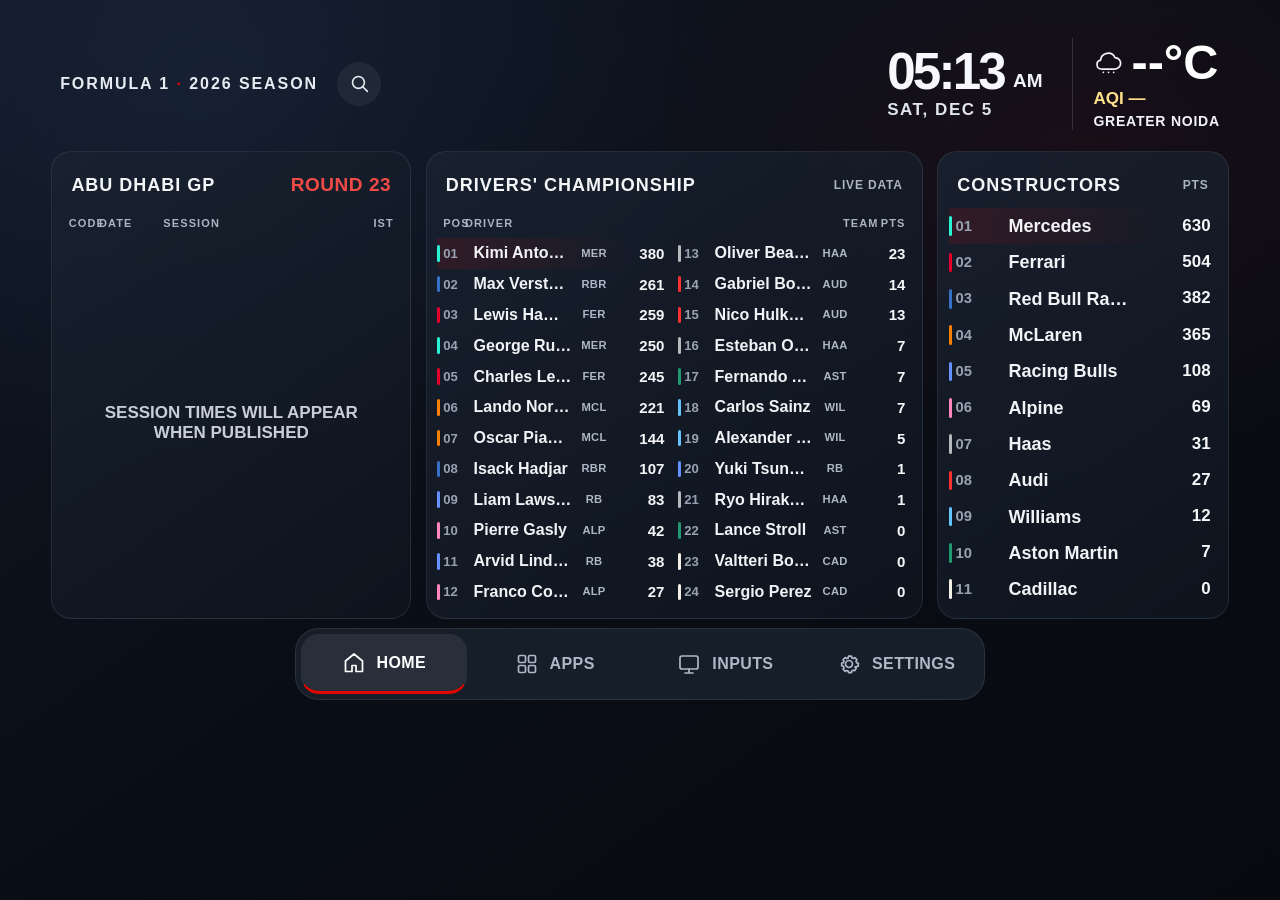
<file: index.html>
<!doctype html>
<html lang="en">
<head>
  <meta charset="UTF-8">
  <meta name="viewport" content="width=device-width, initial-scale=1">
  <title>Nothing TV</title>
  <link rel="stylesheet" href="style.css">
</head>
<body>
  <main id="dashboard">
    <header class="topbar">
      <div class="top-controls">
        <div class="season-label">FORMULA 1 <span>·</span> 2026 SEASON</div>
        <button class="header-search focusable" data-action="open-search" aria-label="Search apps"><svg viewBox="0 0 24 24" aria-hidden="true"><circle cx="10.8" cy="10.8" r="6.8"/><path d="m16 16 5 5"/></svg></button>
      </div>
      <div class="top-identity">
        <div class="clock-wrap" aria-label="Current time"><span id="clock-time">06:54</span><span id="ampm">PM</span><div id="date">---</div></div>
        <div class="weather-widget" aria-label="Greater Noida weather and air quality">
          <div class="weather-readout"><svg class="weather-icon" viewBox="0 0 32 32" aria-hidden="true"><path d="M9 23.5h14.2a6.1 6.1 0 0 0 .3-12.2A8.1 8.1 0 0 0 8.1 14 4.8 4.8 0 0 0 9 23.5Z"/><path d="M11 27h.1m5.4 0h.1m5.4 0h.1"/></svg><span class="weather-temp" id="weather-temp">--°C</span></div>
          <span class="weather-aqi" id="weather-aqi" aria-live="polite">AQI --</span>
          <small id="weather-location">GREATER NOIDA</small>
        </div>
      </div>
    </header>
    <section class="screen home-screen active" data-screen="home">
      <div class="home-layout">
        <div class="f1-main">
          <section class="calendar-panel f1-panel" aria-label="Next Formula One race weekend schedule">
            <header class="f1-panel-heading"><span id="next-race-title">NEXT RACE WEEKEND</span><span class="f1-season-mark" id="next-race-round">F1</span></header>
            <div class="calendar-subhead"><span>CODE</span><span>DATE</span><span>SESSION</span><span>IST</span></div>
            <div class="calendar-list" id="calendar-list"></div>
          </section>
          <section class="driver-panel f1-panel" aria-label="Complete 2026 Formula One drivers championship standings">
            <header class="f1-panel-heading"><span>DRIVERS' CHAMPIONSHIP</span><span class="standings-update" id="standings-update">LIVE DATA</span></header>
            <div class="driver-table-head"><span>POS</span><span>DRIVER</span><span>TEAM</span><span>PTS</span></div>
            <div class="driver-columns"><div class="driver-list" id="driver-standing-list-a"></div><div class="driver-list" id="driver-standing-list-b"></div></div>
          </section>
          <section class="constructor-panel f1-panel" aria-label="Complete 2026 Formula One constructors championship standings">
            <header class="f1-panel-heading"><span>CONSTRUCTORS</span><span class="standings-update">PTS</span></header>
            <div class="constructor-list" id="constructor-standings"></div>
          </section>
        </div>
      </div>
    </section>
    <section class="screen apps-screen" data-screen="apps" hidden>
      <div class="screen-heading"><h1>Apps</h1><div class="heading-actions"><button class="focusable text-action" data-action="open-add-app">ADD APP</button></div></div>
      <div class="apps-grid" id="all-apps-grid"></div>
      <div class="apps-pager"><button class="focusable pager-arrow" data-action="apps-prev" aria-label="Previous apps page"><svg viewBox="0 0 24 24" aria-hidden="true"><path d="m15 18-6-6 6-6"/></svg></button><button class="focusable pager-arrow" data-action="apps-next" aria-label="Next apps page"><svg viewBox="0 0 24 24" aria-hidden="true"><path d="m9 18 6-6-6-6"/></svg></button></div>
      <div id="apps-empty" class="apps-empty" hidden><span>NO APPS FOUND</span><button class="focusable text-action" data-action="refresh">REFRESH</button></div>
    </section>
    <section class="screen inputs-screen" data-screen="inputs" hidden>
      <div class="screen-heading"><div><h1>Inputs</h1><p class="screen-description">Choose a source to switch the TV input.</p></div><button class="focusable text-action" data-action="refresh-inputs">REFRESH SOURCES</button></div>
      <div class="input-cards" id="input-cards"></div>
    </section>
    <section class="screen settings-screen" data-screen="settings" hidden>
      <div class="screen-heading"><div><h1>Settings</h1><p class="screen-description">Make the launcher work your way.</p></div></div>
      <div class="settings-layout">
        <nav class="settings-sidebar" aria-label="Settings categories">
          <button class="settings-category focusable active" data-action="setting-category" data-value="appearance" aria-current="page"><svg class="setting-category-icon" viewBox="0 0 24 24" aria-hidden="true"><path d="M12 3a9 9 0 1 0 0 18h1.1a2 2 0 0 0 1.4-3.4 1.5 1.5 0 0 1 1.1-2.6H18a3 3 0 0 0 3-3c0-5-4-9-9-9Z"/><circle cx="7.5" cy="10" r=".8"/><circle cx="11" cy="7" r=".8"/><circle cx="15.5" cy="8.5" r=".8"/></svg><span class="setting-category-copy"><strong>Appearance</strong><small>Color, text and focus</small></span></button>
          <button class="settings-category focusable" data-action="setting-category" data-value="apps" aria-current="false"><svg class="setting-category-icon" viewBox="0 0 24 24" aria-hidden="true"><rect x="3.5" y="3.5" width="7" height="7" rx="1.5"/><rect x="13.5" y="3.5" width="7" height="7" rx="1.5"/><rect x="3.5" y="13.5" width="7" height="7" rx="1.5"/><rect x="13.5" y="13.5" width="7" height="7" rx="1.5"/></svg><span class="setting-category-copy"><strong>Apps</strong><small>Grid and app list</small></span></button>
          <button class="settings-category focusable" data-action="setting-category" data-value="data" aria-current="false"><svg class="setting-category-icon" viewBox="0 0 24 24" aria-hidden="true"><path d="M12 3v2m0 14v2M3 12h2m14 0h2M5.6 5.6 7 7m10 10 1.4 1.4m0-12.8L17 7M7 17l-1.4 1.4"/><circle cx="12" cy="12" r="4"/></svg><span class="setting-category-copy"><strong>F1 &amp; Weather</strong><small>Units, clock and updates</small></span></button>
          <button class="settings-category focusable" data-action="setting-category" data-value="tv" aria-current="false"><svg class="setting-category-icon" viewBox="0 0 24 24" aria-hidden="true"><rect x="3" y="4" width="18" height="13" rx="2"/><path d="M8 21h8m-4-4v4"/></svg><span class="setting-category-copy"><strong>TV &amp; Inputs</strong><small>Sources and controls</small></span></button>
          <button class="settings-category focusable" data-action="setting-category" data-value="about" aria-current="false"><svg class="setting-category-icon" viewBox="0 0 24 24" aria-hidden="true"><circle cx="12" cy="12" r="9"/><path d="M12 11v5m0-8h.01"/></svg><span class="setting-category-copy"><strong>About</strong><small>Launcher information</small></span></button>
        </nav>
        <section class="settings-detail" id="settings-detail" aria-live="polite"></section>
      </div>
    </section>
    <nav class="bottom-nav" aria-label="Launcher sections">
      <button class="nav-tab focusable active" data-view="home" aria-current="page"><svg viewBox="0 0 24 24" aria-hidden="true"><path d="m3.5 10 8.5-7 8.5 7v10.5H14v-6h-4v6H3.5z"/></svg><span>HOME</span></button>
      <button class="nav-tab focusable" data-view="apps" aria-current="false"><svg viewBox="0 0 24 24" aria-hidden="true"><rect x="3.5" y="3.5" width="7" height="7" rx="1.5"/><rect x="13.5" y="3.5" width="7" height="7" rx="1.5"/><rect x="3.5" y="13.5" width="7" height="7" rx="1.5"/><rect x="13.5" y="13.5" width="7" height="7" rx="1.5"/></svg><span>APPS</span></button>
      <button class="nav-tab focusable" data-view="inputs" aria-current="false"><svg viewBox="0 0 24 24" aria-hidden="true"><rect x="3" y="4" width="18" height="13" rx="2"/><path d="M8 21h8m-4-4v4"/></svg><span>INPUTS</span></button>
      <button class="nav-tab focusable" data-view="settings" aria-current="false"><svg viewBox="0 0 24 24" aria-hidden="true"><path d="M12 8.5a3.5 3.5 0 1 0 0 7 3.5 3.5 0 0 0 0-7Z"/><path d="m19.4 15 .1.1 1.3 1-1.5 2.6-1.6-.6a8 8 0 0 1-1.5.9L16 20.7h-3l-.3-1.7a8 8 0 0 1-1.6-.6l-1.4.9-2.1-2.1.9-1.5a8 8 0 0 1-.6-1.6L6.2 14v-3l1.7-.3a8 8 0 0 1 .6-1.6l-.9-1.4 2.1-2.1 1.5.9a8 8 0 0 1 1.6-.6L13 4.2h3l.3 1.7a8 8 0 0 1 1.6.6l1.4-.9 2.1 2.1-.9 1.5a8 8 0 0 1 .6 1.6l1.7.3v3z" transform="translate(-1.5 0)"/></svg><span>SETTINGS</span></button>
    </nav>
    <div id="status" class="sr-only" aria-live="polite">READY</div>
  </main>
  <div id="overlay" hidden></div>
  <div id="toast" role="status" aria-live="polite" hidden></div>
  <script src="webOSTVjs-1.2.13/webOSTV.js"></script>
  <script src="webOSTVjs-1.2.13/webOSTV-dev.js"></script>
  <script src="app-catalog.js"></script>
  <script src="app.js"></script>
</body>
</html>
</file>
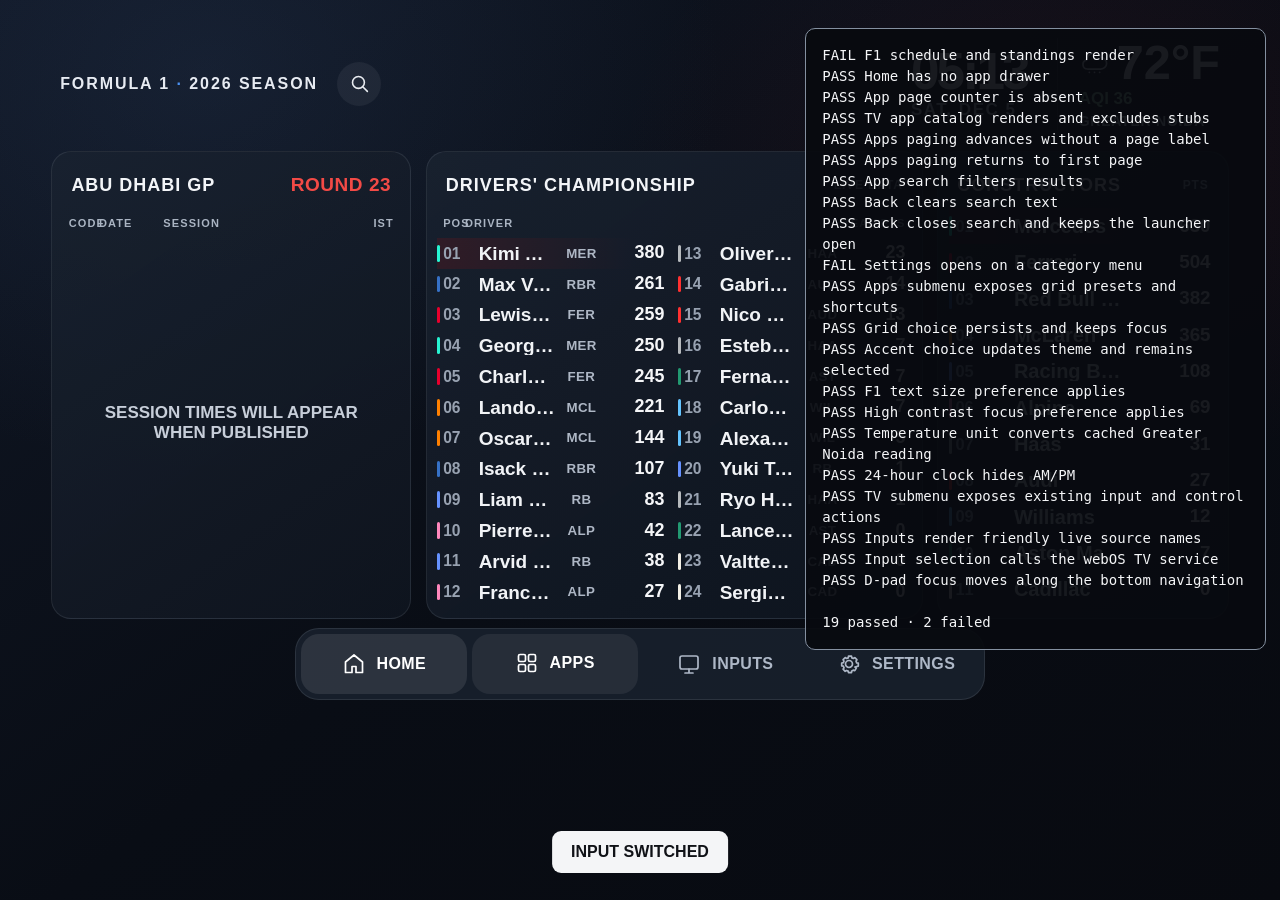
<file: tests/ui-flow-harness.html>
<!doctype html>
<html lang="en">
<head>
  <meta charset="UTF-8">
  <meta name="viewport" content="width=device-width, initial-scale=1">
  <title>Nothing TV UI Flow Checks</title>
  <link rel="stylesheet" href="../style.css"><style>#test-results{position:fixed;z-index:100;right:14px;top:14px;width:min(520px,36vw);max-height:92vh;overflow:auto;padding:16px;border:1px solid #8490a0;border-radius:10px;background:#080a0fee;color:#f5f6f8;font:14px/1.5 monospace;white-space:pre-wrap;pointer-events:none}</style>
</head>
<body>
  <main id="dashboard">
    <header class="topbar">
      <div class="top-controls">
        <div class="season-label">FORMULA 1 <span>·</span> 2026 SEASON</div>
        <button class="header-search focusable" data-action="open-search" aria-label="Search apps"><svg viewBox="0 0 24 24" aria-hidden="true"><circle cx="10.8" cy="10.8" r="6.8"/><path d="m16 16 5 5"/></svg></button>
      </div>
      <div class="top-identity">
        <div class="clock-wrap" aria-label="Current time"><span id="clock-time">06:54</span><span id="ampm">PM</span><div id="date">---</div></div>
        <div class="weather-widget" aria-label="Greater Noida weather and air quality">
          <div class="weather-readout"><svg class="weather-icon" viewBox="0 0 32 32" aria-hidden="true"><path d="M9 23.5h14.2a6.1 6.1 0 0 0 .3-12.2A8.1 8.1 0 0 0 8.1 14 4.8 4.8 0 0 0 9 23.5Z"/><path d="M11 27h.1m5.4 0h.1m5.4 0h.1"/></svg><span class="weather-temp" id="weather-temp">--°C</span></div>
          <span class="weather-aqi" id="weather-aqi" aria-live="polite">AQI --</span>
          <small id="weather-location">GREATER NOIDA</small>
        </div>
      </div>
    </header>
    <section class="screen home-screen active" data-screen="home">
      <div class="home-layout">
        <div class="f1-main">
          <section class="calendar-panel f1-panel" aria-label="Next Formula One race weekend schedule">
            <header class="f1-panel-heading"><span id="next-race-title">NEXT RACE WEEKEND</span><span class="f1-season-mark" id="next-race-round">F1</span></header>
            <div class="calendar-subhead"><span>CODE</span><span>DATE</span><span>SESSION</span><span>IST</span></div>
            <div class="calendar-list" id="calendar-list"></div>
          </section>
          <section class="driver-panel f1-panel" aria-label="Complete 2026 Formula One drivers championship standings">
            <header class="f1-panel-heading"><span>DRIVERS' CHAMPIONSHIP</span><span class="standings-update" id="standings-update">LIVE DATA</span></header>
            <div class="driver-table-head"><span>POS</span><span>DRIVER</span><span>TEAM</span><span>PTS</span></div>
            <div class="driver-columns"><div class="driver-list" id="driver-standing-list-a"></div><div class="driver-list" id="driver-standing-list-b"></div></div>
          </section>
          <section class="constructor-panel f1-panel" aria-label="Complete 2026 Formula One constructors championship standings">
            <header class="f1-panel-heading"><span>CONSTRUCTORS</span><span class="standings-update">PTS</span></header>
            <div class="constructor-list" id="constructor-standings"></div>
          </section>
        </div>
      </div>
    </section>
    <section class="screen apps-screen" data-screen="apps" hidden>
      <div class="screen-heading"><h1>Apps</h1><div class="heading-actions"><button class="focusable text-action" data-action="open-add-app">ADD APP</button></div></div>
      <div class="apps-grid" id="all-apps-grid"></div>
      <div class="apps-pager"><button class="focusable pager-arrow" data-action="apps-prev" aria-label="Previous apps page"><svg viewBox="0 0 24 24" aria-hidden="true"><path d="m15 18-6-6 6-6"/></svg></button><button class="focusable pager-arrow" data-action="apps-next" aria-label="Next apps page"><svg viewBox="0 0 24 24" aria-hidden="true"><path d="m9 18 6-6-6-6"/></svg></button></div>
      <div id="apps-empty" class="apps-empty" hidden><span>NO APPS FOUND</span><button class="focusable text-action" data-action="refresh">REFRESH</button></div>
    </section>
    <section class="screen inputs-screen" data-screen="inputs" hidden>
      <div class="screen-heading"><div><h1>Inputs</h1><p class="screen-description">Choose a source to switch the TV input.</p></div><button class="focusable text-action" data-action="refresh-inputs">REFRESH SOURCES</button></div>
      <div class="input-cards" id="input-cards"></div>
    </section>
    <section class="screen settings-screen" data-screen="settings" hidden>
      <div class="screen-heading"><div><h1>Settings</h1><p class="screen-description">Make the launcher work your way.</p></div></div>
      <div class="settings-layout">
        <nav class="settings-sidebar" aria-label="Settings categories">
          <button class="settings-category focusable active" data-action="setting-category" data-value="appearance" aria-current="page"><strong>Appearance</strong><small>Color, text and focus</small></button>
          <button class="settings-category focusable" data-action="setting-category" data-value="apps" aria-current="false"><strong>Apps</strong><small>Grid and app list</small></button>
          <button class="settings-category focusable" data-action="setting-category" data-value="data" aria-current="false"><strong>F1 &amp; Weather</strong><small>Units, clock and updates</small></button>
          <button class="settings-category focusable" data-action="setting-category" data-value="tv" aria-current="false"><strong>TV &amp; Inputs</strong><small>Sources and controls</small></button>
          <button class="settings-category focusable" data-action="setting-category" data-value="about" aria-current="false"><strong>About</strong><small>Launcher information</small></button>
        </nav>
        <section class="settings-detail" id="settings-detail" aria-live="polite"></section>
      </div>
    </section>
    <nav class="bottom-nav" aria-label="Launcher sections">
      <button class="nav-tab focusable active" data-view="home" aria-current="page"><svg viewBox="0 0 24 24" aria-hidden="true"><path d="m3.5 10 8.5-7 8.5 7v10.5H14v-6h-4v6H3.5z"/></svg><span>HOME</span></button>
      <button class="nav-tab focusable" data-view="apps" aria-current="false"><svg viewBox="0 0 24 24" aria-hidden="true"><rect x="3.5" y="3.5" width="7" height="7" rx="1.5"/><rect x="13.5" y="3.5" width="7" height="7" rx="1.5"/><rect x="3.5" y="13.5" width="7" height="7" rx="1.5"/><rect x="13.5" y="13.5" width="7" height="7" rx="1.5"/></svg><span>APPS</span></button>
      <button class="nav-tab focusable" data-view="inputs" aria-current="false"><svg viewBox="0 0 24 24" aria-hidden="true"><rect x="3" y="4" width="18" height="13" rx="2"/><path d="M8 21h8m-4-4v4"/></svg><span>INPUTS</span></button>
      <button class="nav-tab focusable" data-view="settings" aria-current="false"><svg viewBox="0 0 24 24" aria-hidden="true"><path d="M12 8.5a3.5 3.5 0 1 0 0 7 3.5 3.5 0 0 0 0-7Z"/><path d="m19.4 15 .1.1 1.3 1-1.5 2.6-1.6-.6a8 8 0 0 1-1.5.9L16 20.7h-3l-.3-1.7a8 8 0 0 1-1.6-.6l-1.4.9-2.1-2.1.9-1.5a8 8 0 0 1-.6-1.6L6.2 14v-3l1.7-.3a8 8 0 0 1 .6-1.6l-.9-1.4 2.1-2.1 1.5.9a8 8 0 0 1 1.6-.6L13 4.2h3l.3 1.7a8 8 0 0 1 1.6.6l1.4-.9 2.1 2.1-.9 1.5a8 8 0 0 1 .6 1.6l1.7.3v3z" transform="translate(-1.5 0)"/></svg><span>SETTINGS</span></button>
    </nav>
    <div id="status" class="sr-only" aria-live="polite">READY</div>
  </main>
  <div id="overlay" hidden></div>
  <div id="toast" role="status" aria-live="polite" hidden></div><pre id="test-results">Running current UI checks…</pre>
  <script src="../webOSTVjs-1.2.13/webOSTV.js"></script>
  <script src="../webOSTVjs-1.2.13/webOSTV-dev.js"></script>
  <script>
localStorage.clear();window.TV_APP_CATALOG=[];
['Apple TV','Crunchyroll','FanCode','Hotstar','JioCinema','Netflix','Prime Video','SonyLIV','Stremio','Twitch','YouTube','ZEE5','CNA','YuppTV','UFC','FIFA+','Tata Play','Xstream','Homebrew','Plex'].forEach(function(title,i){window.TV_APP_CATALOG.push({id:'test.app.'+i,title:title,appType:i===12?'stub':'web',icon:'',custom:false})});
window.__calls=[];window.webOS={service:{request:function(uri,o){var params=o.parameters||{};window.__calls.push({uri:uri,method:o.method,params:params});setTimeout(function(){var result={returnValue:true};if(o.method==='getExternalInputList')result.devices=[{id:'HDMI_1',label:'HDMI 1',appId:'com.webos.app.hdmi1',connected:true}];if(o.method==='switchInput')result={returnValue:true};if(o.onSuccess)o.onSuccess(result)},1);return{cancel:function(){}}}}};
window.fetch=function(){return Promise.resolve({ok:true,json:function(){return Promise.resolve({})}})};
window.XMLHttpRequest=function(){this.open=function(method,url){this.url=url};this.send=function(){var self=this;setTimeout(function(){self.status=200;self.responseText=JSON.stringify(self.url.indexOf('air-quality')>=0?{current:{us_aqi:36}}:{current:{temperature_2m:22}});if(self.onload)self.onload()},1)}};
</script>
  <script src="../app.js"></script>
<script>
(async function(){var out=$('#test-results'),passed=0,failed=0,lines=[];function check(name,result){if(result){passed++;lines.push('PASS '+name)}else{failed++;lines.push('FAIL '+name)}}function wait(ms){return new Promise(function(resolve){setTimeout(resolve,ms)})}function key(code){var e=new KeyboardEvent('keydown',{bubbles:true,cancelable:true});Object.defineProperty(e,'keyCode',{value:code});document.dispatchEvent(e)}await wait(15);
check('F1 schedule and standings render',document.querySelectorAll('#calendar-list .calendar-row').length>0&&$('#driver-standing-list-a').children.length>0&&$('#constructor-standings').children.length>0);
check('Home has no app drawer',!$('.home-screen #all-apps-grid')&&!$('.home-screen #home-grid'));
check('App page counter is absent',!$('#apps-page-label')&&!$('#page-dots'));
check('TV app catalog renders and excludes stubs',apps.length===19&&$('#all-apps-grid').children.length===12);
doAction($('[data-view="apps"]'));doAction($('[data-action="apps-next"]'));check('Apps paging advances without a page label',appPage===1&&$('#all-apps-grid').children.length===7);doAction($('[data-action="apps-prev"]'));check('Apps paging returns to first page',appPage===0&&$('#all-apps-grid').children.length===12);
openSearch();$('#search-query').value='youtube';renderSearch();check('App search filters results',$$('#search-results [data-id]').length===1);key(461);check('Back clears search text',$('#overlay').hidden===false&&$('#search-query').value==='');key(461);check('Back closes search and keeps the launcher open',$('#overlay').hidden&&!!$('#dashboard'));
doAction($('[data-view="settings"]'));check('Settings opens on a category menu',$$('.settings-category').length===5&&document.activeElement.classList.contains('settings-category'));
doAction($('.settings-category[data-value="apps"]'));check('Apps submenu exposes grid presets and shortcuts',$('#settings-detail').textContent.indexOf('3 × 3')>=0&&$('#settings-detail').textContent.indexOf('Search apps')>=0);
doAction($('.setting-choice[data-group="grid"][data-value="3x3"]'));check('Grid choice persists and keeps focus',Number(localStorage.getItem('appGridSize'))===9&&document.activeElement.getAttribute('data-value')==='3x3');
doAction($('.settings-category[data-value="appearance"]'));doAction($('.setting-choice[data-group="accent"][data-value="blue"]'));check('Accent choice updates theme and remains selected',document.documentElement.style.getPropertyValue('--accent')==='#4b91f1'&&document.activeElement.getAttribute('data-value')==='blue');doAction($('.setting-choice[data-group="font"][data-value="large"]'));check('F1 text size preference applies',document.body.classList.contains('font-large'));doAction($('.setting-choice[data-group="focus"][data-value="bold"]'));check('High contrast focus preference applies',document.body.classList.contains('focus-bold'));
doAction($('.settings-category[data-value="data"]'));doAction($('.setting-choice[data-group="unit"][data-value="F"]'));check('Temperature unit converts cached Greater Noida reading',$('#weather-temp').textContent==='72°F');doAction($('.setting-choice[data-group="clock"][data-value="24"]'));check('24-hour clock hides AM/PM',localStorage.getItem('clockFormat')==='"24"'&&$('#ampm').hidden);
doAction($('.settings-category[data-value="tv"]'));check('TV submenu exposes existing input and control actions',$('#settings-detail').textContent.indexOf('Open input sources')>=0&&$('#settings-detail').textContent.indexOf('Sound controls')>=0);
doAction($('[data-view="inputs"]'));await wait(10);check('Inputs render friendly live source names',inputs.length===1&&$('#input-cards').textContent.indexOf('HDMI 1')>=0&&$('#input-cards').textContent.indexOf('com.webos.app')<0);switchInput('HDMI_1','com.webos.app.hdmi1');await wait(5);check('Input selection calls the webOS TV service',__calls.some(function(c){return c.method==='switchInput'&&c.params.inputId==='HDMI_1'}));
doAction($('[data-view="home"]'));var home=$('.nav-tab[data-view="home"]');home.focus();moveFocus(39);check('D-pad focus moves along the bottom navigation',document.activeElement.getAttribute('data-view')==='apps');
out.textContent=lines.join('\n')+'\n\n'+passed+' passed · '+failed+' failed';document.title='UI checks '+passed+'/'+(passed+failed)+(failed?' failed':'')})().catch(function(error){$('#test-results').textContent='HARNESS ERROR '+(error.stack||error);document.title='UI harness error'});
</script>
</body>
</html>
</file>
<file: style.css>
:root{color-scheme:dark;--bg:#090b10;--surface:#141821;--surface-2:#1b202b;--text:#f5f6f8;--muted:#a7afbd;--dim:#747d8b;--accent:#e10600;--line:rgba(225,232,244,.1)}
*{box-sizing:border-box}
html,body{width:100%;height:100%;margin:0;overflow:hidden;background:var(--bg);color:var(--text);font-family:Arial,Helvetica,sans-serif}
body{background:radial-gradient(ellipse at 78% 5%,rgba(52,64,95,.13),transparent 38%),linear-gradient(145deg,#0e1118,#090b10 65%,#0d1017)}
button,input{font:inherit;color:inherit}button{cursor:pointer}
#dashboard{width:min(100vw,177.7778vh);height:min(100vh,56.25vw);aspect-ratio:16/9;margin:auto;padding:2.4vh 2.5vw;display:grid;grid-template-rows:minmax(88px,13vh) minmax(0,1fr) minmax(54px,7vh);gap:.7vh;overflow:hidden}
.topbar{min-width:0;display:flex;align-items:center;justify-content:space-between;padding:0 .6vw}
.top-controls{display:flex;align-items:center;gap:clamp(14px,1.5vw,26px)}
.season-label{color:#d8dce4;font-size:clamp(15px,.95vw,19px);font-weight:700;letter-spacing:.1em;white-space:nowrap}
.season-label span{color:var(--accent)}
.header-search{width:44px;height:44px;display:grid;place-items:center;border:0;border-radius:50%;background:rgba(255,255,255,.055);color:#e9ecf1}
.header-search svg{width:21px;height:21px;fill:none;stroke:currentColor;stroke-width:1.8;stroke-linecap:round}
.top-identity{display:flex;align-items:center;gap:clamp(20px,2.3vw,40px);min-width:0}
.clock-wrap{display:grid;grid-template-columns:auto auto;grid-template-rows:auto auto;align-items:end;column-gap:9px;row-gap:3px;min-width:0}
.clock-wrap #clock-time{grid-column:1;grid-row:1;font-size:clamp(48px,4vw,80px);font-weight:750;line-height:.95;letter-spacing:-.04em;font-variant-numeric:tabular-nums;white-space:nowrap}
.clock-wrap.clock-24 #clock-time{grid-column:1/3}
.clock-wrap #ampm{grid-column:2;grid-row:1;padding-bottom:5px;color:#f0f3f7;font-size:clamp(19px,1.2vw,23px);font-weight:700}
.clock-wrap #date{grid-column:1/3;grid-row:2;color:#e0e5ed;font-size:clamp(17px,1.1vw,21px);font-weight:650;letter-spacing:.09em;white-space:nowrap}
.weather-widget{display:flex;flex-direction:column;justify-content:center;align-items:flex-start;gap:4px;min-width:0;padding-left:clamp(16px,1.6vw,28px);border-left:1px solid rgba(255,255,255,.22)}
.weather-readout{display:flex;align-items:center;gap:8px}
.weather-icon{width:clamp(30px,2.2vw,42px);height:clamp(30px,2.2vw,42px);fill:none;stroke:#f0f3f7;stroke-width:1.8;stroke-linecap:round;stroke-linejoin:round}
.weather-temp{color:#fff;font-size:clamp(44px,3.8vw,76px);font-weight:750;line-height:1;font-variant-numeric:tabular-nums;white-space:nowrap}
.weather-aqi{color:#ffe08b;font-size:clamp(17px,1.1vw,22px);font-weight:750;line-height:1.1;white-space:nowrap;font-variant-numeric:tabular-nums}
.weather-aqi[data-level=good]{color:#a7d6ac}.weather-aqi[data-level=moderate]{color:#f0d079}.weather-aqi[data-level=sensitive],.weather-aqi[data-level=unhealthy]{color:#ff9b64}.weather-aqi[data-level=veryunhealthy]{color:#ff7777}.weather-aqi[data-level=hazardous]{color:#df9aff}
#weather-location{color:#f0f3f7;font-size:clamp(14px,.95vw,18px);font-weight:700;line-height:1.2;letter-spacing:.055em}
.screen{position:relative;min-width:0;min-height:0;overflow:hidden}.screen[hidden]{display:none}
.home-layout{width:100%;height:100%;min-height:0;display:block;overflow:hidden}
.f1-main{width:100%;height:100%;min-width:0;min-height:0;display:grid;grid-template-columns:minmax(0,.96fr) minmax(0,1.5fr) minmax(0,.88fr);gap:clamp(10px,.9vw,17px)}
.f1-panel{position:relative;display:flex;flex-direction:column;min-width:0;min-height:0;overflow:hidden;padding:1vh .7vw;border-radius:14px;background:linear-gradient(145deg,rgba(23,27,36,.94),rgba(15,18,25,.94))}
.f1-panel-heading{min-height:clamp(42px,5vh,56px);flex:none;display:flex;align-items:center;justify-content:space-between;gap:8px;padding:0 .55vw;color:#f3f5f8;font-size:clamp(17px,1.18vw,23px);font-weight:750;letter-spacing:.045em}
.f1-season-mark{color:#f24a46;font-size:clamp(19px,1.4vw,27px);font-weight:800;letter-spacing:.03em}
.standings-update{color:#8993a2;font-size:clamp(10px,.6vw,12px);font-weight:700;letter-spacing:.07em;white-space:nowrap}
.calendar-subhead,.driver-table-head{min-height:30px;flex:none;display:grid;align-items:center;color:#8993a2;font-size:clamp(11px,.65vw,13px);font-weight:700;letter-spacing:.1em}
.calendar-subhead{grid-template-columns:3em 6.6em minmax(0,1fr) 4em;gap:.3vw;padding:0 .45vw}
.calendar-subhead span:last-child,.driver-table-head span:last-child{text-align:right}
.calendar-list{flex:1;min-height:0;display:grid;grid-template-rows:repeat(5,minmax(0,1fr));overflow:hidden}
.calendar-row{min-width:0;display:grid;grid-template-columns:3em 6.6em minmax(0,1fr) 4em;align-items:center;gap:.3vw;padding:0 .45vw;color:#e6e9ef;font-size:clamp(17px,1.05vw,21px);font-weight:650;line-height:1.1}
.calendar-round{color:#ff706b;font-size:.84em;font-weight:700;font-variant-numeric:tabular-nums}
.calendar-date{color:#c4cad4;font-weight:650;white-space:nowrap}
.calendar-name{min-width:0;color:#f6f7f9;font-weight:700;line-height:1.12;overflow-wrap:anywhere}
.calendar-meta{color:#d9dee7;font-size:.9em;font-weight:700;text-align:right;font-variant-numeric:tabular-nums;white-space:nowrap}
.calendar-next{background:linear-gradient(90deg,rgba(225,6,0,.18),transparent 90%);box-shadow:inset 2px 0 var(--accent)}
.calendar-next .calendar-meta{color:#ff7d77}
.schedule-empty{height:100%;display:grid;place-items:center;padding:1em;color:#c7ced9;font-size:clamp(17px,1vw,21px);font-weight:700;text-align:center}
.driver-table-head{grid-template-columns:2.5em minmax(0,1fr) 3.2em 3.8em;gap:.25vw;padding:0 .45vw}
.driver-columns{flex:1;min-height:0;display:grid;grid-template-columns:repeat(2,minmax(0,1fr));gap:.65vw}
.driver-list{min-width:0;min-height:0;display:grid;grid-template-rows:repeat(12,minmax(0,1fr));overflow:hidden}
.driver-row{position:relative;min-width:0;display:grid;grid-template-columns:2.5em minmax(0,1fr) 3.2em 3.8em;align-items:center;gap:.25vw;padding:0 .45vw;color:#eef0f4;font-size:clamp(17px,1.08vw,22px);font-weight:650;line-height:1;white-space:nowrap}
.driver-row:before,.constructor-row:before{content:"";position:absolute;top:23%;bottom:23%;left:0;width:3px;border-radius:3px;background:var(--team-color,#818996)}
.driver-pos,.constructor-pos{color:#98a2b1;font-size:.82em;font-weight:700;font-variant-numeric:tabular-nums}
.driver-name,.constructor-name{min-width:0;overflow:hidden;color:#f1f3f6;font-weight:700;text-overflow:ellipsis}
.driver-team{color:#aeb7c5;font-size:.7em;font-weight:700;text-align:center;letter-spacing:.025em}
.driver-points,.constructor-points{color:#f5f6f8;font-size:.94em;font-weight:750;text-align:right;font-variant-numeric:tabular-nums}
.driver-champion,.constructor-champion{background:linear-gradient(90deg,rgba(225,6,0,.13),transparent 85%)}
.constructor-list{flex:1;min-height:0;display:grid;grid-template-rows:repeat(11,minmax(0,1fr));overflow:hidden}
.constructor-row{position:relative;min-width:0;display:grid;grid-template-columns:2.7em minmax(0,1fr) 4em;align-items:center;gap:.35vw;padding:0 .5vw;color:#f0f2f5;font-size:clamp(18px,1.15vw,23px);font-weight:650;line-height:1;white-space:nowrap}
.bottom-nav{min-width:0;display:grid;grid-template-columns:repeat(4,minmax(0,1fr));gap:.5vw;padding:0 .5vw;overflow:visible}
.nav-tab{display:flex;align-items:center;justify-content:center;gap:10px;min-width:0;height:100%;border:1px solid transparent;border-radius:14px;background:transparent;color:#9ba4b2;font-size:clamp(15px,.95vw,19px);font-weight:700;letter-spacing:.05em;transition:background-color 120ms ease,color 120ms ease,transform 120ms ease,box-shadow 120ms ease}
.nav-tab svg{width:22px;height:22px;flex:none;fill:none;stroke:currentColor;stroke-width:1.7;stroke-linecap:round;stroke-linejoin:round}
.nav-tab.active{color:#fff;background:rgba(255,255,255,.055)}
.nav-tab:focus{color:#fff}
.screen-heading{height:11%;min-height:58px;display:flex;align-items:flex-start;justify-content:space-between}
.apps-screen .screen-heading{height:9%}
.screen-heading h1{margin:0;color:#f6f7f9;font-size:clamp(32px,2.5vw,48px);font-weight:700;letter-spacing:-.035em}
.heading-actions{display:flex;gap:12px}
.text-action{min-height:54px;padding:0 22px;border:1px solid var(--line);border-radius:27px;background:rgba(255,255,255,.045);font-size:clamp(17px,1vw,20px);font-weight:700;letter-spacing:.06em}
.apps-grid{height:84%;display:grid;grid-template-columns:repeat(var(--app-cols,4),minmax(0,1fr));grid-template-rows:repeat(var(--app-rows,3),minmax(0,1fr));gap:1.4vh 1.2vw;padding:1vh .8vw;overflow:visible;touch-action:pan-y;user-select:none;-webkit-user-select:none}
.app-tile{min-width:0;min-height:0;display:flex;flex-direction:column;align-items:center;justify-content:center;gap:12px;padding:12px;border:1px solid transparent;border-radius:20px;background:transparent;text-align:center;transition:background-color 120ms ease,transform 120ms ease,box-shadow 120ms ease}
.app-tile:hover{background:rgba(255,255,255,.04)}
.tile-symbol{position:relative;width:clamp(68px,6.2vw,112px);height:clamp(68px,6.2vw,112px);display:grid;place-items:center;flex:none;overflow:hidden;border:1px solid rgba(255,255,255,.12);border-radius:23%;background:rgba(255,255,255,.055);font-size:clamp(21px,1.8vw,33px)}
.tile-fallback{position:absolute;inset:0;display:grid;place-items:center;border-radius:inherit;background:linear-gradient(145deg,hsl(var(--icon-hue),68%,52%),hsl(calc(var(--icon-hue) + 35),62%,28%));color:#fff;font-size:inherit;font-weight:750;letter-spacing:-.04em}
.tile-icon-image{position:absolute;z-index:1;inset:0;width:100%;height:100%;object-fit:contain;border-radius:inherit;background:transparent}
.app-tile .tile-name{display:-webkit-box;max-width:100%;overflow:hidden;-webkit-box-orient:vertical;-webkit-line-clamp:2;text-align:center;text-overflow:ellipsis;color:#f3f4f6;font-size:clamp(19px,1.4vw,27px);font-weight:650;line-height:1.2;overflow-wrap:anywhere}
.apps-pager{height:7%;min-height:48px;display:flex;align-items:center;justify-content:flex-end;gap:12px;padding:0 .8vw}
.pager-arrow{width:52px;height:52px;display:grid;place-items:center;border:1px solid rgba(255,255,255,.12);border-radius:50%;background:rgba(255,255,255,.045);color:#eef0f4}
.pager-arrow svg{width:22px;height:22px;fill:none;stroke:currentColor;stroke-width:1.8;stroke-linecap:round;stroke-linejoin:round}
.pager-arrow:disabled{visibility:hidden;opacity:0;pointer-events:none}
.apps-empty{position:absolute;inset:45% 0 auto;display:grid;justify-items:center;gap:18px;color:#b5bdca;font-size:19px;font-weight:700;letter-spacing:.08em}.apps-empty[hidden]{display:none}
.input-screen .screen-heading,.settings-screen .screen-heading{height:12%}
.screen-description{margin:6px 0 0;color:#d0d7e1;font-size:clamp(18px,1.15vw,22px);font-weight:500}
.input-cards{height:88%;display:grid;grid-template-columns:repeat(var(--input-count,5),minmax(0,1fr));gap:1vw;padding:1vh .5vw}
.input-card{position:relative;min-width:0;display:flex;flex-direction:column;align-items:center;justify-content:center;gap:12px;padding:1.2vw;border:1px solid var(--line);border-radius:15px;background:rgba(255,255,255,.035);text-align:center;transition:transform 120ms ease,background-color 120ms ease}
.input-icon{width:clamp(42px,4vw,68px);height:clamp(42px,4vw,68px);display:grid;place-items:center;color:#edf1f6}.input-icon svg{width:100%;height:100%;fill:none;stroke:currentColor;stroke-width:1.5;stroke-linecap:round;stroke-linejoin:round}
.input-name{font-size:clamp(23px,1.55vw,30px);font-weight:700}.input-detail{color:#e0e5ec;font-size:clamp(17px,1.1vw,22px)}.input-state{margin-top:auto;color:#d0d7e1;font-size:clamp(15px,.9vw,18px);font-weight:650;letter-spacing:.045em}
.input-card .connected-dot{position:absolute;top:18px;right:18px;width:10px;height:10px;border-radius:50%;background:#94c99c}.connected-dot.is-disconnected{background:#8a919d}
.settings-layout{height:88%;display:grid;grid-template-columns:minmax(260px,.72fr) minmax(0,1.8fr);gap:clamp(20px,2.4vw,46px);min-height:0}
.settings-sidebar{display:flex;flex-direction:column;gap:8px;min-height:0}
.settings-category{position:relative;min-height:86px;display:flex;flex-direction:column;justify-content:center;align-items:flex-start;gap:4px;padding:10px 18px 10px 24px;border:1px solid transparent;border-radius:13px;background:rgba(255,255,255,.025);color:#e6eaf0;text-align:left;transition:background-color 140ms ease,transform 140ms ease}
.settings-category strong{font-size:clamp(21px,1.45vw,29px);font-weight:700}.settings-category small{color:#c2cad5;font-size:clamp(16px,.98vw,19px);font-weight:500}.settings-category.active{background:rgba(255,255,255,.085);border-color:rgba(255,255,255,.1)}.settings-category.active:before{content:"";position:absolute;left:0;top:20%;bottom:20%;width:4px;border-radius:4px;background:var(--accent)}
.settings-detail{min-width:0;min-height:0;overflow:hidden;padding:3px 10px 8px 5px}.settings-detail-head{margin:0 0 9px;color:#f5f7fa;font-size:clamp(32px,2.2vw,43px);font-weight:700;letter-spacing:-.025em}.settings-detail-copy{margin:0 0 25px;color:#c6ced9;font-size:clamp(19px,1.15vw,23px);line-height:1.4}.settings-group{margin:0 0 25px}.settings-group-title{display:block;margin:0 0 12px;color:#eef1f5;font-size:clamp(18px,1.1vw,22px);font-weight:700;letter-spacing:.04em}.settings-options{display:grid;grid-template-columns:repeat(3,minmax(0,1fr));gap:10px}.setting-choice{min-width:0;min-height:88px;display:flex;flex-direction:column;align-items:flex-start;justify-content:center;gap:5px;padding:12px 16px;border:1px solid rgba(255,255,255,.09);border-radius:12px;background:rgba(255,255,255,.035);color:#edf0f5;text-align:left;transition:background-color 140ms ease,transform 140ms ease,border-color 140ms ease}.setting-choice strong{font-size:clamp(20px,1.2vw,24px);font-weight:700}.setting-choice small{color:#c0c8d3;font-size:clamp(16px,.9vw,19px);font-weight:500}.setting-choice.active{border-color:var(--accent);background:rgba(255,255,255,.1)}.settings-actions{display:grid;grid-template-columns:repeat(2,minmax(0,1fr));gap:10px} .settings-actions.settings-single{grid-template-columns:minmax(0,1fr)}.settings-action{min-width:0;min-height:76px;display:flex;align-items:center;justify-content:space-between;gap:12px;padding:12px 17px;border:1px solid rgba(255,255,255,.1);border-radius:12px;background:rgba(255,255,255,.035);color:#eef1f5;text-align:left;font-size:clamp(19px,1.15vw,23px);font-weight:650;transition:background-color 100ms ease,border-color 100ms ease,color 100ms ease}.settings-action span{color:#c0c8d3;font-size:.9em}.settings-info{padding:18px 20px;border:1px solid rgba(255,255,255,.08);border-radius:12px;background:rgba(255,255,255,.025);color:#d2d9e3;font-size:clamp(18px,1.05vw,21px);line-height:1.5}
.about-row{text-transform:none}
.sr-only{position:absolute;width:1px;height:1px;margin:-1px;overflow:hidden;clip:rect(0,0,0,0);white-space:nowrap}
#overlay[hidden],#toast[hidden]{display:none}
#overlay{position:fixed;inset:0;z-index:20;display:flex;align-items:center;justify-content:center;padding:5vh 8vw;background:rgba(5,7,11,.82)}
.dialog{width:min(920px,82vw);max-height:86vh;overflow:auto;padding:30px 34px;border:1px solid var(--line);border-radius:18px;background:#151922;box-shadow:0 20px 60px rgba(0,0,0,.45)}
.dialog-head{display:flex;align-items:center;justify-content:space-between;margin-bottom:18px}.dialog-head h2{margin:0;font-size:clamp(24px,1.8vw,34px);font-weight:700;letter-spacing:.04em}
.dialog-close{width:48px;height:48px;border:0;border-radius:50%;background:rgba(255,255,255,.08);font-size:30px}
.dialog-search{width:100%;height:58px;margin-bottom:16px;padding:0 15px;border:1px solid var(--line);border-radius:10px;background:#0c0f15;font-size:22px}
.search-results{display:grid;grid-template-columns:repeat(4,minmax(0,1fr));gap:8px}.search-results .app-tile{height:76px;flex-direction:row;justify-content:flex-start;gap:10px;border-radius:10px}.search-results .tile-symbol{width:44px;height:44px}.search-results .tile-name{font-size:15px}
.manage-grid{display:grid;grid-template-columns:repeat(2,minmax(0,1fr));gap:8px}.manage-row{min-width:0;height:60px;display:flex;align-items:center;gap:12px;padding:0 14px;border:1px solid var(--line);border-radius:10px;background:rgba(255,255,255,.035);text-align:left;font-size:18px}.manage-name{flex:1;overflow:hidden;text-overflow:ellipsis;white-space:nowrap}.manage-action{color:#f26c66}.dialog-copy{color:#bcc3ce;font-size:18px;line-height:1.45}
#toast{position:fixed;z-index:50;bottom:3vh;left:50%;max-width:80vw;padding:12px 19px;transform:translateX(-50%);border-radius:9px;background:#f4f5f7;color:#101217;font-size:16px;font-weight:700}
.focusable{outline:none;transition:background-color 100ms ease,border-color 100ms ease,color 100ms ease}
.focusable:focus{outline:none;border-color:var(--accent);background:rgba(255,255,255,.1);box-shadow:none;transform:none;z-index:5}
.focus-bold .focusable:focus{outline:3px solid var(--accent);outline-offset:2px}
.app-tile:focus{border-color:transparent;background:rgba(255,255,255,.055)}.app-tile:focus .tile-symbol{border:2px solid var(--accent);background:rgba(255,255,255,.1)}.app-tile:focus .tile-name{color:#fff}
.focus-bold .app-tile:focus{outline:none}
.settings-category:focus{border-color:transparent;background:rgba(255,255,255,.11)}.settings-category:focus:before{content:"";position:absolute;left:0;top:20%;bottom:20%;width:4px;border-radius:4px;background:var(--accent)}
.nav-tab:focus{color:#fff;background:rgba(255,255,255,.09);border-color:transparent;border-bottom:3px solid var(--accent)}.nav-tab.active:focus{background:rgba(255,255,255,.12)}
.input-card:focus .input-icon{color:var(--accent)}.pager-arrow:focus{color:var(--accent)}
@media(max-width:1100px){#dashboard{padding-left:2.5vw;padding-right:2.5vw}.f1-main{grid-template-columns:minmax(0,.9fr) minmax(0,1.45fr) minmax(0,.85fr)}.driver-row{grid-template-columns:2em minmax(0,1fr) 2.7em 3.3em}.weather-widget{padding-left:12px}.input-cards{gap:.65vw}}
@media(max-height:800px){#dashboard{padding-top:2.4vh;padding-bottom:2.4vh;grid-template-rows:minmax(82px,13.5vh) minmax(0,1fr) minmax(50px,7vh);gap:.6vh}.topbar{min-height:82px}.f1-panel{padding:.6vh .45vw}.f1-panel-heading{min-height:34px}.calendar-row,.driver-row,.constructor-row{font-size:clamp(15px,.98vw,19px)}.input-card{gap:7px}.input-cards{height:88%}.apps-grid{height:78%;gap:.8vh 1vw}.apps-pager{height:10%;min-height:48px}.tile-symbol{width:clamp(58px,5.5vw,88px);height:clamp(58px,5.5vw,88px)}.settings-layout{height:88%;grid-template-columns:minmax(220px,.72fr) minmax(0,1.8fr);gap:20px}.settings-category{min-height:62px}.settings-category strong{font-size:20px}.settings-category small{font-size:16px}.settings-group{margin-bottom:10px}.settings-detail-head{font-size:25px;margin-bottom:5px}.settings-detail-copy{font-size:17px;margin-bottom:10px}.settings-group-title{margin-bottom:7px;font-size:16px}.setting-choice{min-height:70px;padding:9px 12px}.setting-choice strong{font-size:19px}.setting-choice small{font-size:15px}.settings-action{min-height:66px;font-size:18px}.settings-info{font-size:16px;padding:12px 14px}.settings-detail{padding-right:0}}
@media(max-height:800px){.settings-detail[data-category=appearance] .settings-options{grid-template-columns:repeat(4,minmax(0,1fr))}}
@media(prefers-reduced-motion:reduce){*,*:before,*:after{animation:none!important;transition:none!important;scroll-behavior:auto!important}}


/* Compact 720p fallback keeps driver names legible on smaller TV viewports. */
@media(max-width:1500px){.f1-main{grid-template-columns:minmax(0,1.05fr) minmax(0,1.45fr) minmax(0,.85fr)}.calendar-subhead,.calendar-row{grid-template-columns:2.4em 5.5em minmax(0,1fr) 3em}.calendar-row{font-size:clamp(16px,1.15vw,19px)}.driver-table-head,.driver-row{grid-template-columns:1.7em minmax(0,1fr) 2.4em 3em}.driver-row{font-size:clamp(16px,1.15vw,19px)}}
.font-large .calendar-row{font-size:clamp(19px,1.2vw,24px)}
.font-large .driver-row{font-size:clamp(19px,1.22vw,24px)}
.font-large .constructor-row{font-size:clamp(20px,1.3vw,25px)}
.font-small .calendar-row{font-size:clamp(15px,.9vw,18px)}
.font-small .driver-row{font-size:clamp(15px,.9vw,18px)}
.font-small .constructor-row{font-size:clamp(16px,.95vw,19px)}
.accent-white{--accent:#fff}

/* Luma-inspired finish: calm atmospheric surfaces, a floating dock, and TV-safe focus. */
:root{--bg:#080b12;--surface:#111722;--surface-2:#192231;--text:#f7f8fb;--muted:#b4bdca;--dim:#8792a2;--line:rgba(231,238,250,.12)}
body{background:radial-gradient(ellipse at 16% 8%,rgba(54,79,118,.2),transparent 34%),radial-gradient(ellipse at 84% 18%,rgba(150,25,35,.11),transparent 30%),linear-gradient(145deg,#101725 0%,#090d15 52%,#080a10 100%)}
#dashboard{padding:2.8vh 4vw 2.2vh;grid-template-rows:minmax(88px,13vh) minmax(0,1fr) minmax(64px,8vh);gap:1vh}
.topbar{padding:0 .7vw}
.season-label{color:#e7ebf2;font-size:clamp(16px,1vw,20px);letter-spacing:.12em}
.clock-wrap #clock-time{font-weight:700;letter-spacing:-.055em}
.weather-widget{border-left-color:rgba(255,255,255,.14)}
.f1-main{gap:clamp(14px,1.1vw,22px)}
.f1-panel{padding:1.2vh .85vw;border:1px solid rgba(230,238,251,.09);border-radius:20px;background:linear-gradient(145deg,rgba(25,34,48,.88),rgba(15,21,31,.9));}
.f1-panel-heading{padding:0 .65vw;font-size:clamp(18px,1.2vw,24px);letter-spacing:.055em}
.standings-update{color:#aab4c2;font-size:clamp(12px,.68vw,14px)}
.calendar-subhead,.driver-table-head{color:#aab4c2}
.calendar-row,.driver-row,.constructor-row{font-variant-numeric:tabular-nums}
.calendar-next{background:linear-gradient(90deg,rgba(225,6,0,.2),rgba(225,6,0,.035) 75%,transparent);box-shadow:inset 3px 0 var(--accent)}
.bottom-nav{width:min(690px,76%);justify-self:center;display:flex;align-items:center;gap:5px;padding:5px;border:1px solid rgba(226,234,246,.1);border-radius:24px;background:rgba(27,35,48,.8)}
.nav-tab{flex:1;min-width:0;height:100%;gap:11px;border:1px solid transparent;border-radius:18px;color:#aeb8c7;font-size:clamp(16px,1vw,20px);letter-spacing:.025em;transition:background-color 110ms ease,color 110ms ease,border-color 110ms ease}
.nav-tab svg{width:24px;height:24px}
.nav-tab.active{color:#fff;background:rgba(255,255,255,.095)}
.nav-tab:focus,.nav-tab.active:focus{border-color:rgba(255,255,255,.48);border-bottom:1px solid rgba(255,255,255,.48);background:linear-gradient(120deg,rgba(225,6,0,.24),rgba(255,255,255,.12));color:#fff}
.screen-heading h1{font-size:clamp(40px,3vw,58px);letter-spacing:-.045em}
.apps-grid{padding:1.5vh 1.2vw;gap:1.7vh 1.35vw}
.app-tile{border-radius:24px;transition:background-color 110ms ease,border-color 110ms ease}
.tile-symbol{border-color:rgba(255,255,255,.14);border-radius:25%;background:linear-gradient(145deg,rgba(255,255,255,.11),rgba(255,255,255,.035))}
.app-tile .tile-name{font-size:clamp(20px,1.45vw,29px);font-weight:650}
.app-tile:focus{border-color:rgba(255,255,255,.14);background:rgba(255,255,255,.065)}
.app-tile:focus .tile-symbol{border:2px solid #fff;outline:2px solid rgba(225,6,0,.82);outline-offset:3px;background:rgba(255,255,255,.14)}
.input-card,.settings-category,.setting-choice,.settings-action{border-color:rgba(226,234,246,.09);border-radius:17px;background:rgba(25,33,46,.68)}
.input-card:focus,.setting-choice:focus,.settings-action:focus,.settings-category:focus{border-color:rgba(255,255,255,.55);outline:2px solid rgba(225,6,0,.78);outline-offset:2px;background:rgba(255,255,255,.105)}
.settings-category.active{background:rgba(255,255,255,.085)}
.settings-category.active:before{border-radius:0 5px 5px 0}
.settings-detail-head{font-size:clamp(38px,2.5vw,48px);letter-spacing:-.04em}
.settings-options{gap:14px}
.setting-choice,.settings-action{background:rgba(23,31,44,.68)}
.setting-choice.active{border-color:var(--accent);background:rgba(255,255,255,.11)}
.dialog{border-color:rgba(226,234,246,.14);border-radius:24px;background:#131b28}
.focusable{transition:background-color 110ms ease,border-color 110ms ease,color 110ms ease}
.focusable:focus{outline:2px solid rgba(255,255,255,.9);outline-offset:2px;border-color:var(--accent);background:rgba(255,255,255,.11)}
.focus-bold .focusable:focus{outline:3px solid #fff;outline-offset:3px}
.app-tile:focus{outline:2px solid rgba(255,255,255,.8);outline-offset:3px}
.app-tile:focus .tile-symbol{outline:none}
@media(max-width:1100px){.bottom-nav{width:min(650px,88%)}.f1-panel{padding:.8vh .65vw}}
@media(max-height:800px){#dashboard{padding:2vh 3.5vw 1.7vh;grid-template-rows:minmax(82px,13.5vh) minmax(0,1fr) minmax(58px,8vh)}.bottom-nav{width:min(620px,76%)}.nav-tab{gap:8px}}

/* Refined remote focus and a fuller, more deliberate Settings canvas. */
.focusable:focus,.focus-bold .focusable:focus{outline:none;outline-offset:0;border-color:transparent;box-shadow:none;transform:none;background-color:rgba(255,255,255,.065)}
.focusable:hover{border-color:transparent;background-color:rgba(255,255,255,.045)}
.nav-tab:focus,.nav-tab.active:focus{outline:none;border-color:transparent;border-bottom:3px solid var(--accent);background:rgba(255,255,255,.08);color:#fff}
.app-tile{position:relative}
.app-tile:focus,.focus-bold .app-tile:focus{outline:none;border-color:transparent;background:rgba(255,255,255,.055);box-shadow:inset 0 -3px var(--accent)}
.app-tile:focus .tile-symbol{border:2px solid var(--accent);outline:none;background:rgba(255,255,255,.12)}
.input-card:focus,.setting-choice:focus,.settings-action:focus{outline:none;border-color:transparent;background:linear-gradient(90deg,rgba(225,6,0,.15),rgba(255,255,255,.055) 28%);box-shadow:inset 4px 0 var(--accent)}
.settings-screen .screen-heading{height:12%;align-items:center}
.settings-layout{height:88%;grid-template-columns:minmax(300px,.78fr) minmax(0,1.9fr);gap:clamp(22px,2vw,38px)}
.settings-sidebar{gap:10px}
.settings-category{flex:1;min-height:0;display:grid;grid-template-columns:clamp(36px,3vw,54px) minmax(0,1fr);align-items:center;gap:18px;padding:16px 22px;border:1px solid rgba(226,234,246,.075);border-radius:18px;background:rgba(21,29,42,.56);transition:background-color 110ms ease,border-color 110ms ease}
.setting-category-icon{width:clamp(27px,2vw,34px);height:clamp(27px,2vw,34px);fill:none;stroke:#aeb9c9;stroke-width:1.7;stroke-linecap:round;stroke-linejoin:round}
.setting-category-copy{min-width:0;display:flex;flex-direction:column;gap:5px}
.settings-category strong{font-size:clamp(22px,1.45vw,29px);font-weight:700;line-height:1.1}
.settings-category small{color:#b9c3d1;font-size:clamp(16px,1vw,20px);font-weight:500;line-height:1.25}
.settings-category.active,.settings-category:focus{border-color:rgba(225,6,0,.15);background:linear-gradient(90deg,rgba(225,6,0,.12),rgba(255,255,255,.055) 75%)}
.settings-category.active:before,.settings-category:focus:before{left:0;top:20%;bottom:20%;width:4px;border-radius:0 4px 4px 0;background:var(--accent)}
.settings-category:focus .setting-category-icon,.settings-category.active .setting-category-icon{stroke:#fff}
.settings-detail{display:flex;flex-direction:column;justify-content:center;min-width:0;min-height:0;overflow:auto;padding:clamp(24px,2.2vw,42px);border:1px solid rgba(226,234,246,.09);border-radius:24px;background:linear-gradient(145deg,rgba(25,34,49,.86),rgba(15,21,31,.9))}
.settings-detail-head{margin:0 0 7px;font-size:clamp(40px,2.7vw,52px)}
.settings-detail-copy{margin:0 0 clamp(18px,1.6vw,30px);color:#cbd3df;font-size:clamp(19px,1.2vw,24px)}
.settings-group{margin:0;padding:clamp(14px,1.1vw,22px) 0;border-top:1px solid rgba(226,234,246,.09)}
.settings-group-title{margin-bottom:12px;color:#e0e6ef;font-size:clamp(16px,.92vw,19px);letter-spacing:.09em}
.settings-options{grid-template-columns:repeat(3,minmax(0,1fr));gap:12px}
.settings-detail[data-category=appearance] .settings-options{grid-template-columns:repeat(4,minmax(0,1fr))}
.setting-choice{min-height:clamp(94px,10vh,126px);padding:15px 17px;border-color:rgba(226,234,246,.08);border-radius:16px;background:rgba(255,255,255,.035);transition:background-color 100ms ease,border-color 100ms ease}
.setting-choice strong{font-size:clamp(20px,1.22vw,25px)}
.setting-choice small{font-size:clamp(16px,.94vw,19px);line-height:1.25}
.setting-choice.active{border-color:rgba(225,6,0,.25);background:linear-gradient(145deg,rgba(225,6,0,.13),rgba(255,255,255,.06));box-shadow:inset 0 -3px var(--accent)}
.settings-actions{gap:12px}
.settings-action{min-height:clamp(90px,10vh,122px);padding:18px 22px;border-color:rgba(226,234,246,.08);border-radius:16px;font-size:clamp(21px,1.25vw,26px)}
.settings-action span{font-size:1.15em}
.settings-info{margin-top:18px;padding:20px 22px;border-color:rgba(226,234,246,.08);border-radius:16px;background:rgba(255,255,255,.04);font-size:clamp(18px,1.08vw,22px)}
@media(max-height:800px){.settings-layout{height:88%;grid-template-columns:minmax(270px,.78fr) minmax(0,1.9fr);gap:18px}.settings-category{padding:10px 16px;gap:12px}.settings-detail{padding:22px}.settings-detail-head{font-size:34px}.settings-detail-copy{font-size:18px;margin-bottom:12px}.settings-group{padding:10px 0}.settings-group-title{margin-bottom:8px;font-size:15px}.setting-choice{min-height:76px;padding:9px 12px}.setting-choice strong{font-size:18px}.setting-choice small{font-size:14px}.settings-action{min-height:70px;font-size:19px}.settings-info{font-size:16px;margin-top:12px;padding:13px 16px}}
@media(prefers-reduced-motion:reduce){.focusable,.app-tile,.nav-tab,.settings-category,.setting-choice,.settings-action{transition:none!important}}
</file>
